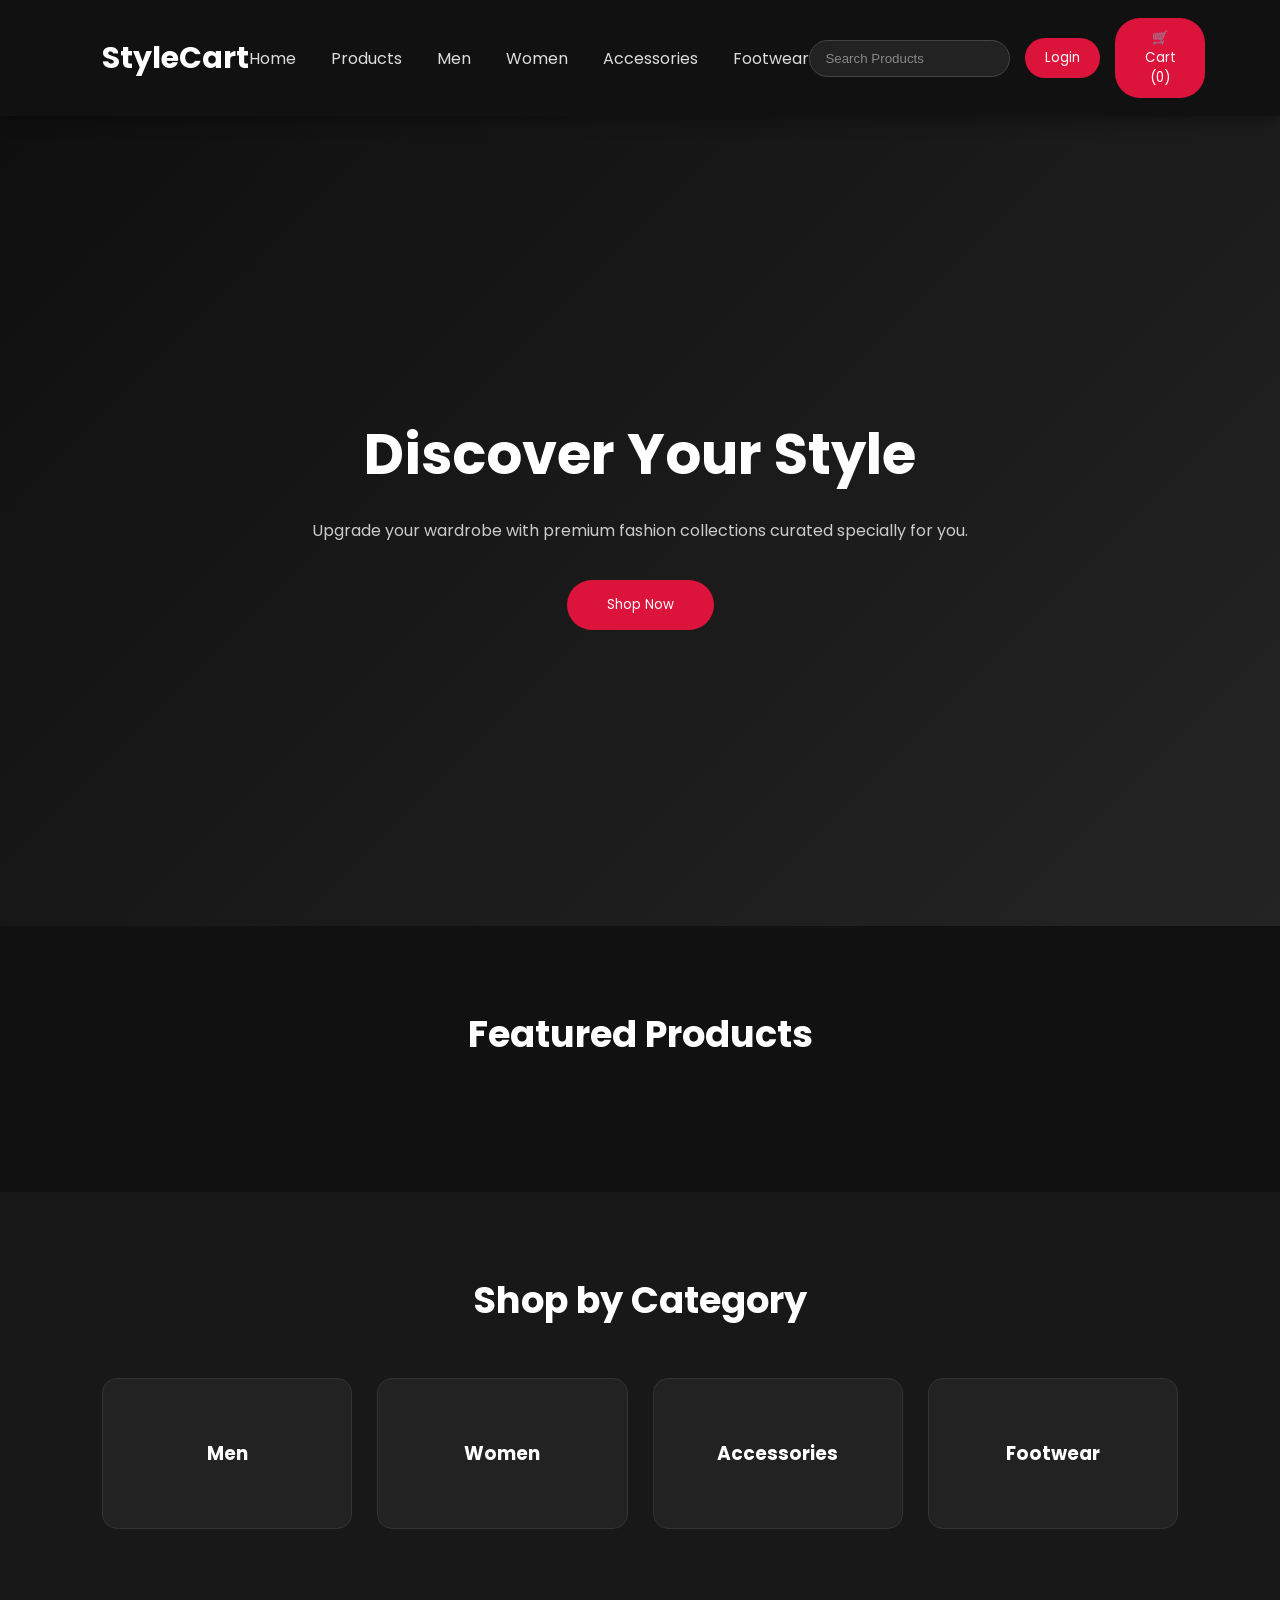
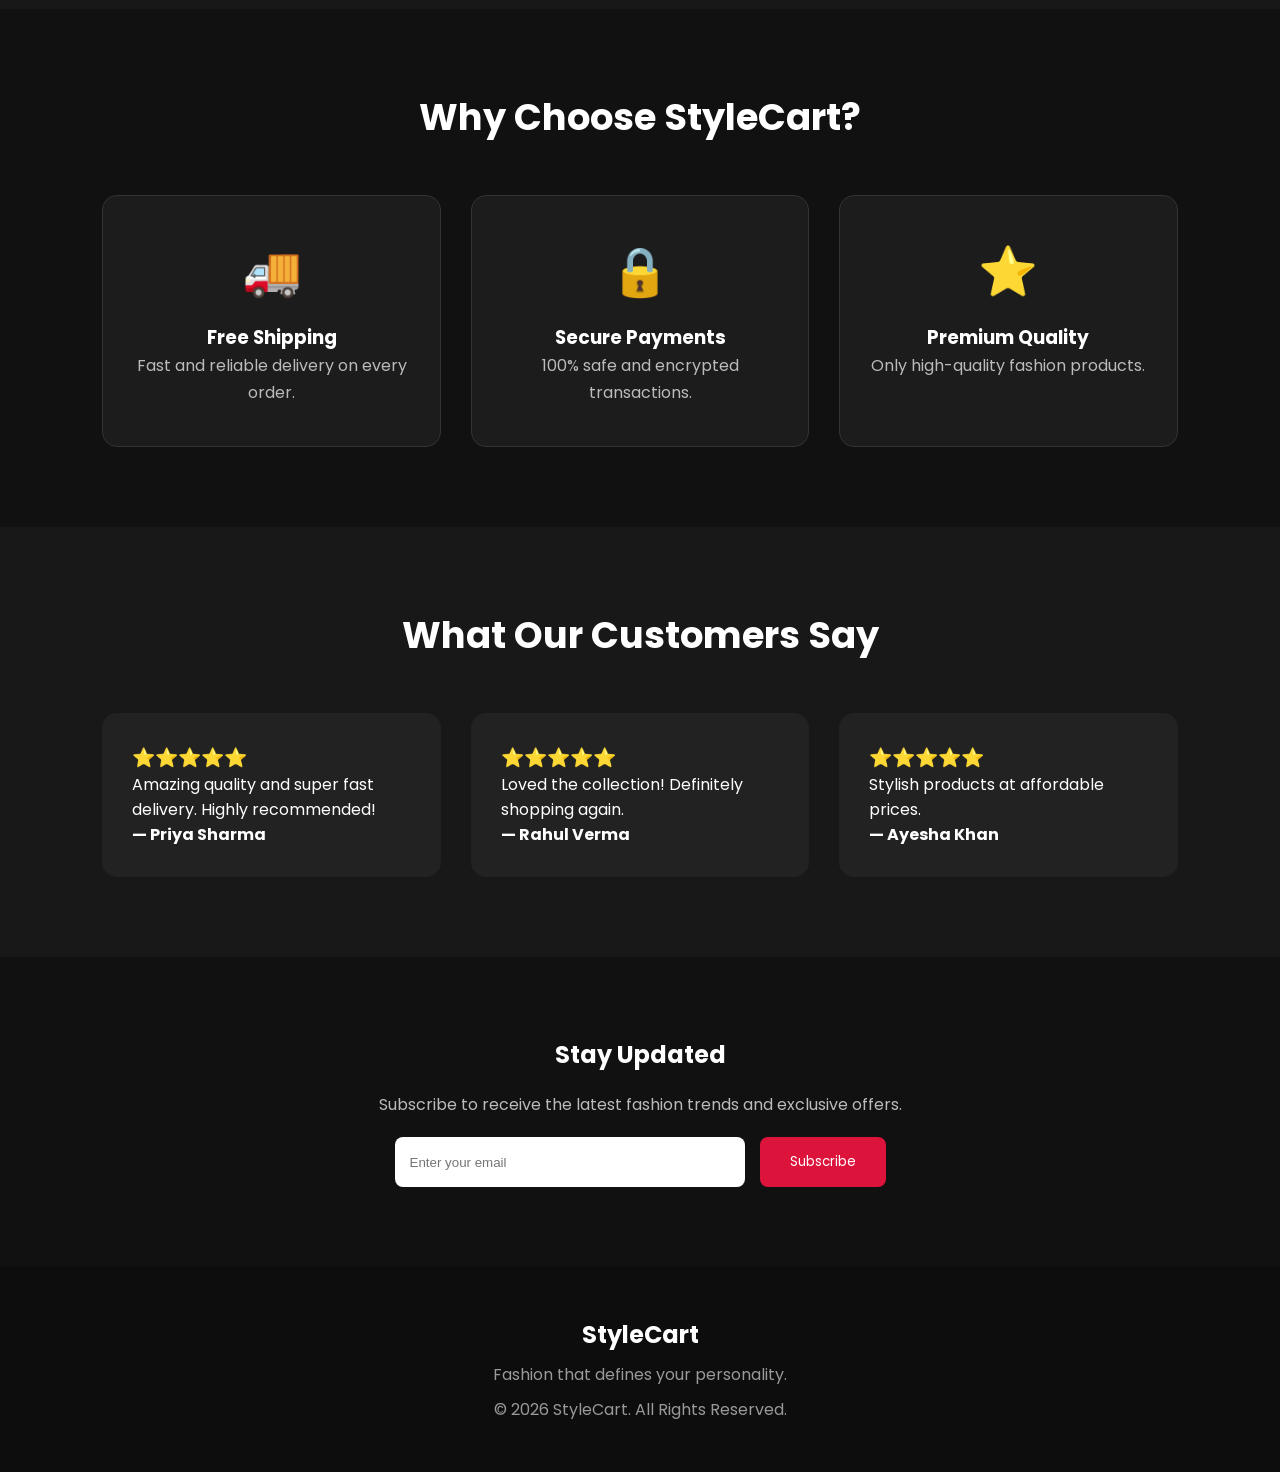
<file: client/index.html>
<!DOCTYPE html>
<html lang="en">

<head>
    <meta charset="UTF-8">
    <meta name="viewport" content="width=device-width, initial-scale=1.0">

    <title>StyleCart | Fashion Store</title>

    <link rel="stylesheet" href="css/style.css">

    <link rel="preconnect" href="https://fonts.googleapis.com">
    <link rel="preconnect" href="https://fonts.gstatic.com" crossorigin>

    <link href="https://fonts.googleapis.com/css2?family=Poppins:wght@300;400;500;600;700&display=swap"
        rel="stylesheet">
</head>

<body>

    <!-- ================= NAVBAR ================= -->

    <nav>

        <div class="logo">
            <h1>StyleCart</h1>
        </div>

        <ul class="nav-links">
            <li><a href="#">Home</a></li>
            <li><a href="pages/products.html">Products</a></li>
            <li><a href="#" onclick="filterCategory('Men'); return false;">Men</a></li>
<li><a href="#" onclick="filterCategory('Women'); return false;">Women</a></li>
<li><a href="#" onclick="filterCategory('Accessories'); return false;">Accessories</a></li>
<li><a href="#" onclick="filterCategory('Footwear'); return false;">Footwear</a></li>
        </ul>

        <div class="nav-right">

            <input
                type="text"
                id="searchInput"
                placeholder="Search Products">

            <div id="authArea">

                <a href="pages/login.html">

                <button class="login-btn">

                 Login

                </button>

                </a>

            </div> 

            <a href="pages/cart.html">
                <button id="cartButton">
                    🛒 Cart (0)
                </button>
            </a>

        </div>

    </nav>

    <!-- ================= HERO ================= -->

    <section class="hero">

        <div class="hero-content">

            <h2>
                Discover Your Style
            </h2>

            <p>
                Upgrade your wardrobe with premium fashion collections curated specially for you.
            </p>

            <button class="shop-btn">
                Shop Now
            </button>

        </div>

    </section>

    <!-- ================= PRODUCTS ================= -->

    <section class="products">

        <h2 class="section-title">
            Featured Products
        </h2>

        <div
            class="product-grid"
            id="productContainer">

        </div>

    </section>

    <!-- ================= CATEGORIES ================= -->

    <section class="categories">

        <h2 class="section-title">
            Shop by Category
        </h2>

        <div class="category-container">

    <div class="category-card" onclick="filterCategory('Men')">
        <h3>Men</h3>
    </div>

    <div class="category-card" onclick="filterCategory('Women')">
        <h3>Women</h3>
    </div>

    <div class="category-card" onclick="filterCategory('Accessories')">
        <h3>Accessories</h3>
    </div>

    <div class="category-card" onclick="filterCategory('Footwear')">
        <h3>Footwear</h3>
    </div>

</div>

    </section>

    <!-- ================= WHY CHOOSE STYLECART ================= -->

    <section class="features">

        <h2 class="section-title">
            Why Choose StyleCart?
        </h2>

        <div class="feature-container">

            <div class="feature-card">
                <h1>🚚</h1>
                <h3>Free Shipping</h3>
                <p>
                    Fast and reliable delivery on every order.
                </p>
            </div>

            <div class="feature-card">
                <h1>🔒</h1>
                <h3>Secure Payments</h3>
                <p>
                    100% safe and encrypted transactions.
                </p>
            </div>

            <div class="feature-card">
                <h1>⭐</h1>
                <h3>Premium Quality</h3>
                <p>
                    Only high-quality fashion products.
                </p>
            </div>

        </div>

    </section>

    <!-- ================= TESTIMONIALS ================= -->

    <section class="testimonials">

        <h2 class="section-title">
            What Our Customers Say
        </h2>

        <div class="testimonial-grid">

            <div class="testimonial">

                <h3>⭐⭐⭐⭐⭐</h3>

                <p>
                    Amazing quality and super fast delivery.
                    Highly recommended!
                </p>

                <h4>
                    — Priya Sharma
                </h4>

            </div>

            <div class="testimonial">

                <h3>⭐⭐⭐⭐⭐</h3>

                <p>
                    Loved the collection! Definitely shopping again.
                </p>

                <h4>
                    — Rahul Verma
                </h4>

            </div>

            <div class="testimonial">

                <h3>⭐⭐⭐⭐⭐</h3>

                <p>
                    Stylish products at affordable prices.
                </p>

                <h4>
                    — Ayesha Khan
                </h4>

            </div>

        </div>

    </section>

    <!-- ================= NEWSLETTER ================= -->

    <section class="newsletter">

        <h2>
            Stay Updated
        </h2>

        <p>
            Subscribe to receive the latest fashion trends and exclusive offers.
        </p>

        <div class="newsletter-box">

            <input
                type="email"
                placeholder="Enter your email">

            <button>
                Subscribe
            </button>

        </div>

    </section>
        <!-- ================= FOOTER ================= -->

    <footer>

        <h2>StyleCart</h2>

        <p>
            Fashion that defines your personality.
        </p>

        <p class="copyright">
            © 2026 StyleCart. All Rights Reserved.
        </p>

    </footer>

    <!-- ================= SCROLL TO TOP BUTTON ================= -->

    <button id="scrollTop">
        ↑
    </button>

    <!-- ================= JAVASCRIPT FILES ================= -->

    <script src="js/products.js"></script>

    <script src="js/cart.js"></script>

    <script src="js/wishlist.js"></script>

    <script src="js/search.js"></script>

    <script src="js/main.js"></script>

    <script src="js/auth.js"></script>

</body>

</html>
</file>
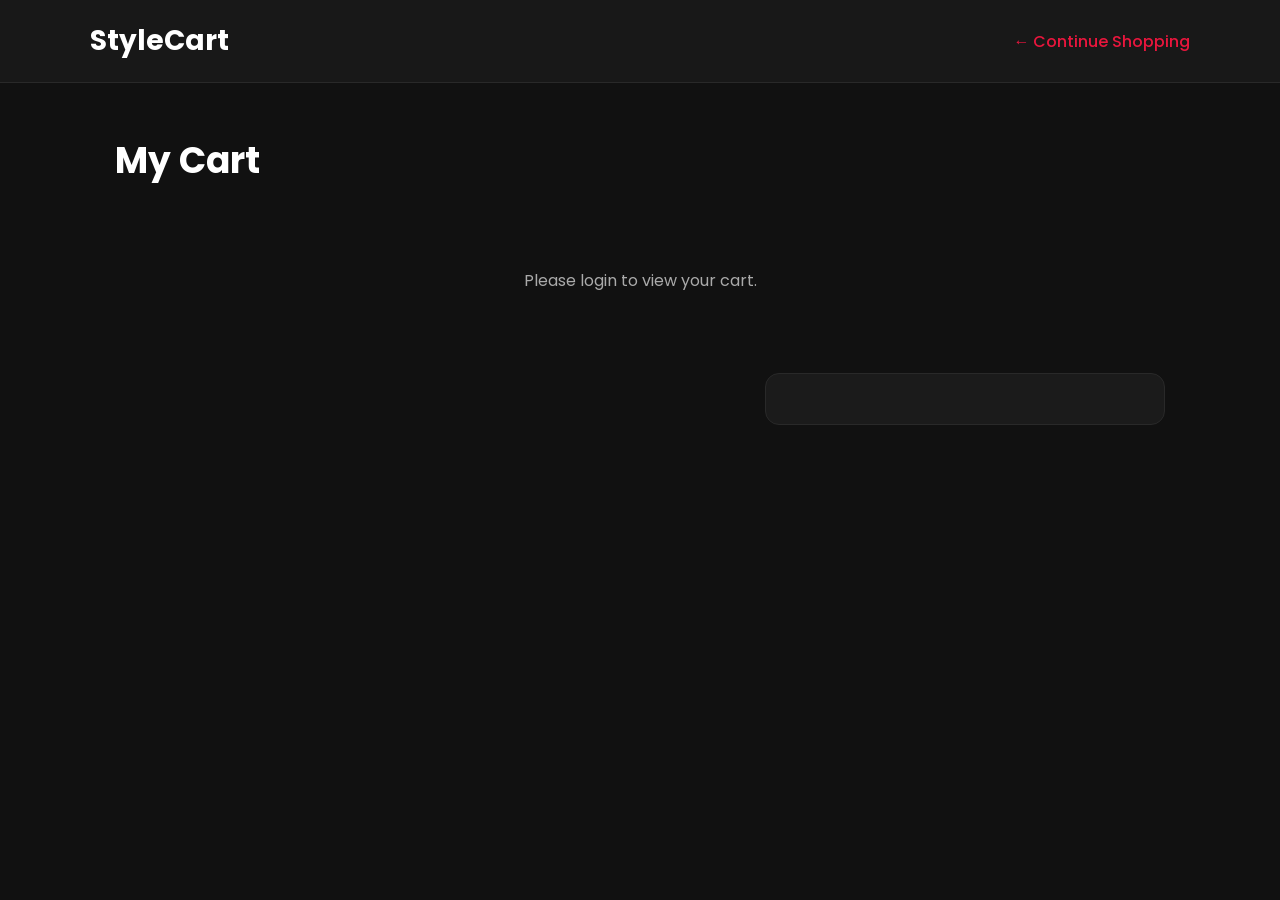
<file: client/pages/cart.html>
<!DOCTYPE html>
<html lang="en">

<head>
    <meta charset="UTF-8">
    <meta name="viewport" content="width=device-width, initial-scale=1.0">

    <title>My Cart | StyleCart</title>

    <link rel="stylesheet" href="../css/cart.css">

    <link rel="preconnect" href="https://fonts.googleapis.com">
    <link rel="preconnect" href="https://fonts.gstatic.com" crossorigin>

    <link
        href="https://fonts.googleapis.com/css2?family=Poppins:wght@300;400;500;600;700&display=swap"
        rel="stylesheet"
    >
</head>

<body>

    <nav class="cart-nav">

        <h2>StyleCart</h2>

        <a href="../index.html">
            ← Continue Shopping
        </a>

    </nav>

    <main class="cart-container">

        <h1>My Cart</h1>

        <div id="cartItems">
            <p class="loading">Loading cart...</p>
        </div>

        <div id="cartSummary" class="cart-summary"></div>

    </main>

    <script src="../js/cartPage.js"></script>

</body>

</html>
</file>
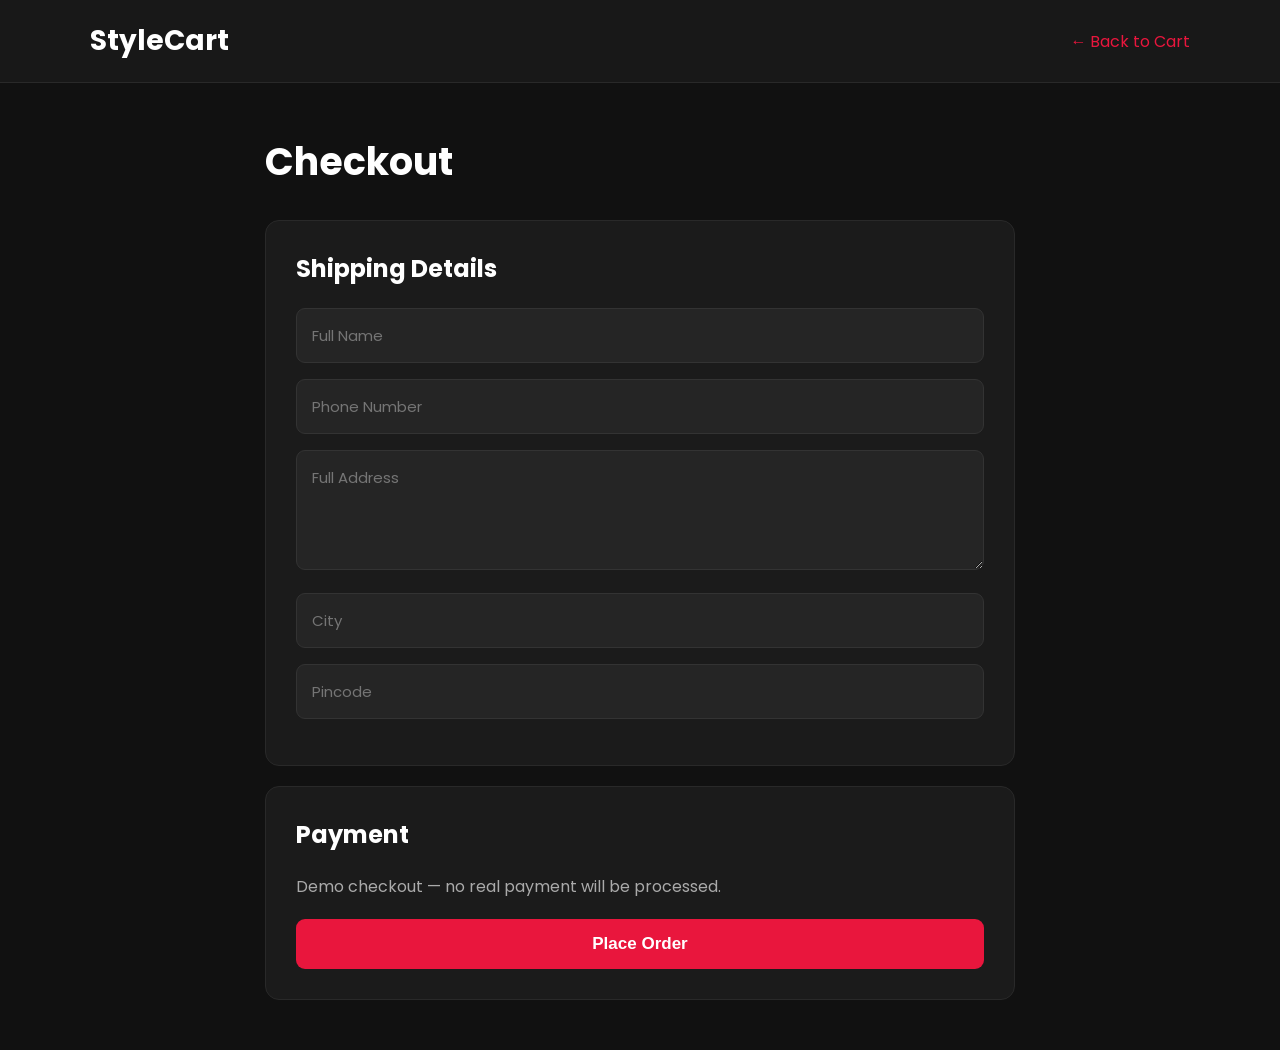
<file: client/pages/checkout.html>
<!DOCTYPE html>
<html lang="en">

<head>
    <meta charset="UTF-8">
    <meta name="viewport" content="width=device-width, initial-scale=1.0">

    <title>Checkout | StyleCart</title>

    <link rel="stylesheet" href="../css/checkout.css">

    <link rel="preconnect" href="https://fonts.googleapis.com">
    <link rel="preconnect" href="https://fonts.gstatic.com" crossorigin>

    <link
        href="https://fonts.googleapis.com/css2?family=Poppins:wght@300;400;500;600;700&display=swap"
        rel="stylesheet"
    >
</head>

<body>

    <nav class="checkout-nav">

        <h2>StyleCart</h2>

        <a href="cart.html">
            ← Back to Cart
        </a>

    </nav>

    <main class="checkout-container">

        <h1>Checkout</h1>

        <form id="checkoutForm">

            <div class="checkout-card">

                <h2>Shipping Details</h2>

                <input
                    type="text"
                    id="fullName"
                    placeholder="Full Name"
                    required
                >

                <input
                    type="tel"
                    id="phone"
                    placeholder="Phone Number"
                    required
                >

                <textarea
                    id="address"
                    placeholder="Full Address"
                    required
                ></textarea>

                <input
                    type="text"
                    id="city"
                    placeholder="City"
                    required
                >

                <input
                    type="text"
                    id="pincode"
                    placeholder="Pincode"
                    required
                >

            </div>

            <div class="checkout-card">

                <h2>Payment</h2>

                <p class="payment-note">
                    Demo checkout — no real payment will be processed.
                </p>

                <button type="submit" class="place-order">
                    Place Order
                </button>

            </div>

        </form>

        <div id="orderMessage"></div>

    </main>

    <script src="../js/checkout.js"></script>

</body>

</html>
</file>
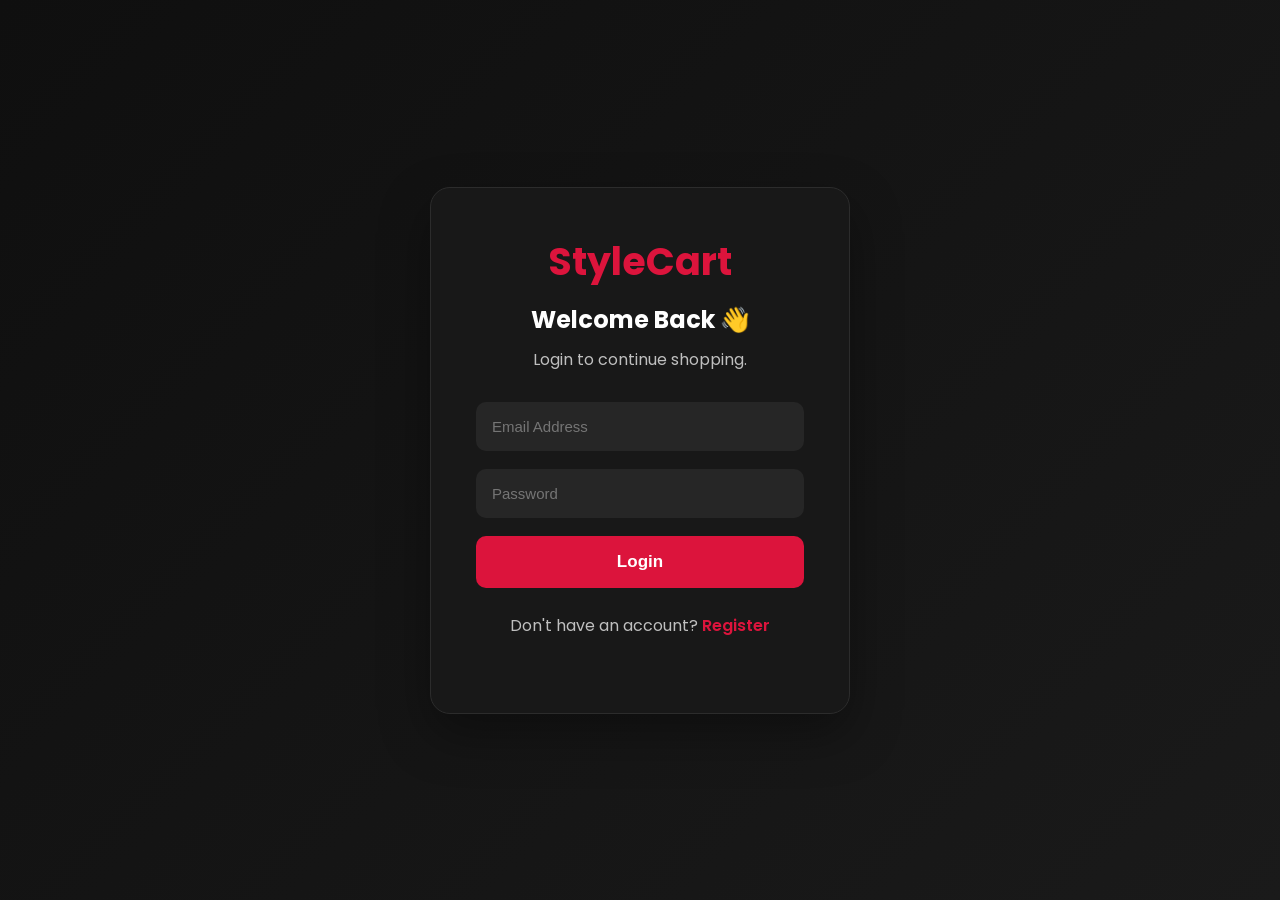
<file: client/pages/login.html>
<!DOCTYPE html>
<html lang="en">

<head>

    <meta charset="UTF-8">
    <meta name="viewport" content="width=device-width, initial-scale=1.0">

    <title>Login | StyleCart</title>

    <link rel="stylesheet" href="../css/auth.css">

    <link rel="preconnect" href="https://fonts.googleapis.com">

    <link rel="preconnect" href="https://fonts.gstatic.com" crossorigin>

    <link href="https://fonts.googleapis.com/css2?family=Poppins:wght@300;400;500;600;700&display=swap" rel="stylesheet">

</head>

<body>

<div class="auth-container">

    <div class="auth-card">

        <h1>StyleCart</h1>

        <h2>Welcome Back 👋</h2>

        <p>Login to continue shopping.</p>

        <form id="loginForm">

            <input
                type="email"
                id="email"
                placeholder="Email Address"
                required
            >

            <input
                type="password"
                id="password"
                placeholder="Password"
                required
            >

            <button type="submit">
                Login
            </button>

        </form>

        <p class="switch">

            Don't have an account?

            <a href="register.html">
                Register
            </a>

        </p>

    </div>

</div>

<script src="../js/login.js"></script>

</body>
</html>
</file>
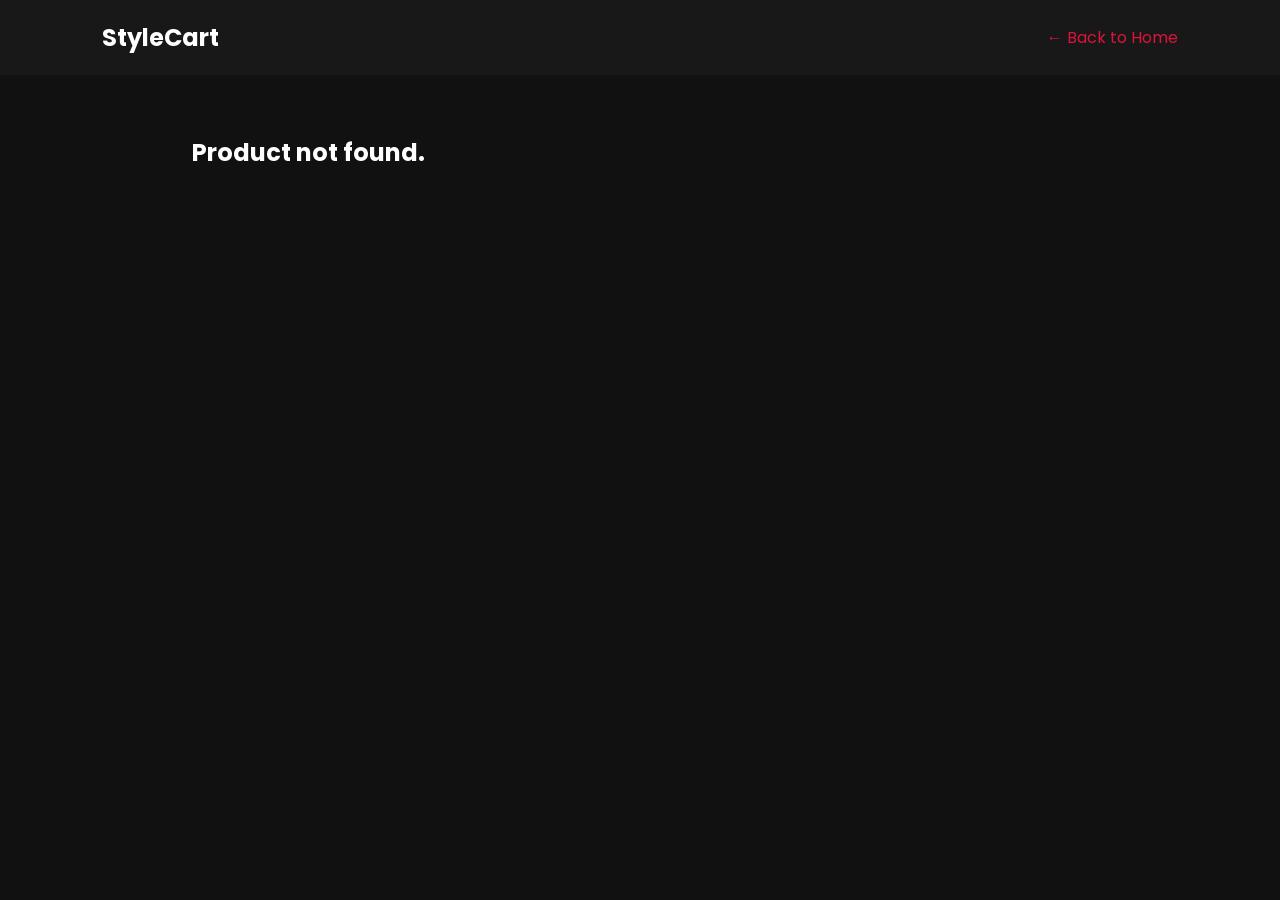
<file: client/pages/product.html>
<!DOCTYPE html>
<html lang="en">

<head>

    <meta charset="UTF-8">

    <meta name="viewport" content="width=device-width, initial-scale=1.0">

    <title>Product | StyleCart</title>

    <link rel="stylesheet" href="../css/product.css">

    <link href="https://fonts.googleapis.com/css2?family=Poppins:wght@300;400;500;600;700&display=swap" rel="stylesheet">

</head>

<body>

    <nav>

        <h2>StyleCart</h2>

        <a href="../index.html">← Back to Home</a>

    </nav>

    <div id="productDetails"></div>

    <script src="../js/productDetails.js"></script>

</body>

</html>
</file>
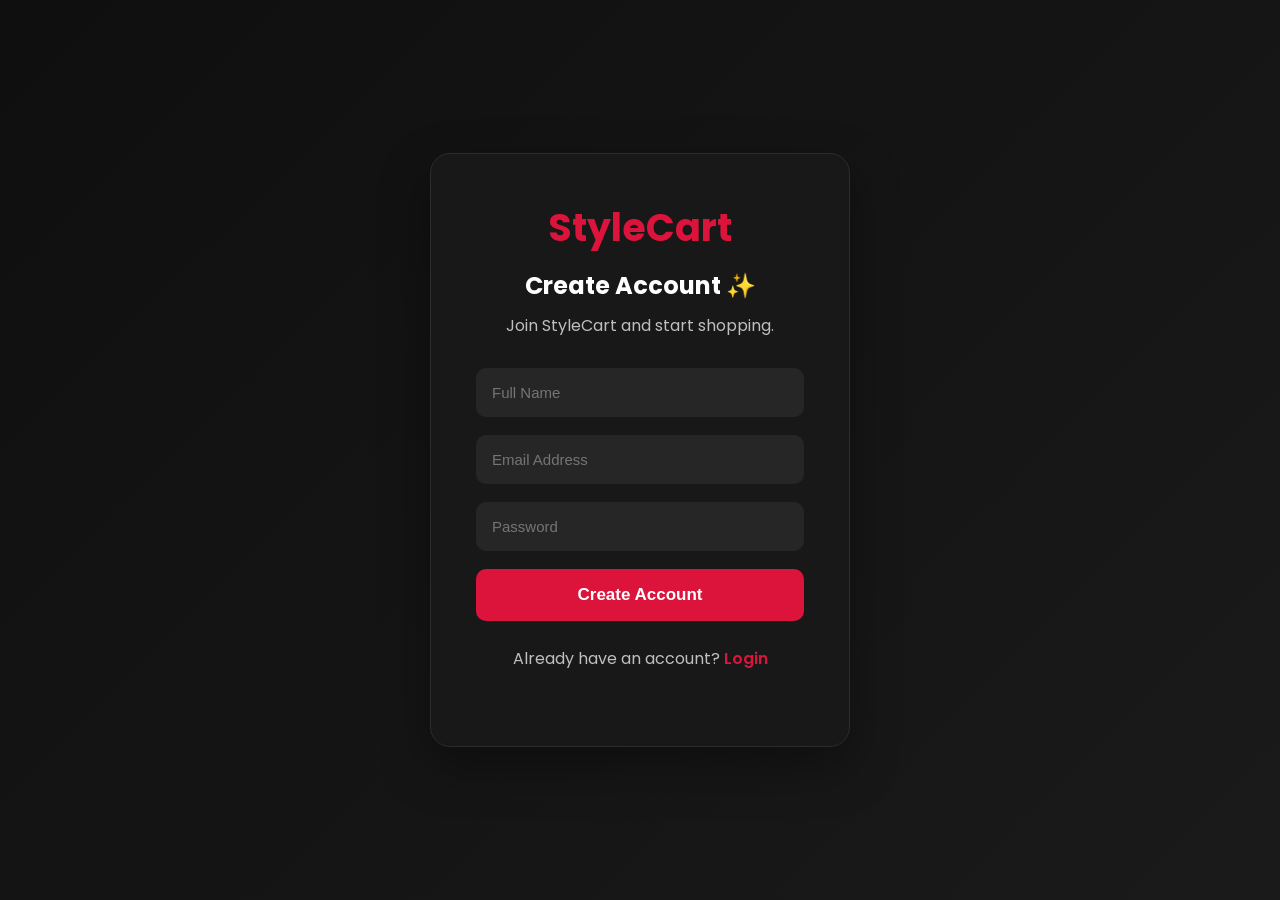
<file: client/pages/register.html>
<!DOCTYPE html>
<html lang="en">

<head>

    <meta charset="UTF-8">
    <meta name="viewport" content="width=device-width, initial-scale=1.0">

    <title>Register | StyleCart</title>

    <link rel="stylesheet" href="../css/auth.css">

    <link rel="preconnect" href="https://fonts.googleapis.com">

    <link rel="preconnect" href="https://fonts.gstatic.com" crossorigin>

    <link href="https://fonts.googleapis.com/css2?family=Poppins:wght@300;400;500;600;700&display=swap" rel="stylesheet">

</head>

<body>

<div class="auth-container">

    <div class="auth-card">

        <h1>StyleCart</h1>

        <h2>Create Account ✨</h2>

        <p>Join StyleCart and start shopping.</p>

        <form id="registerForm">

            <input
                type="text"
                id="name"
                placeholder="Full Name"
                required
            >

            <input
                type="email"
                id="email"
                placeholder="Email Address"
                required
            >

            <input
                type="password"
                id="password"
                placeholder="Password"
                required
            >

            <button type="submit">
                Create Account
            </button>

        </form>

        <p class="switch">

            Already have an account?

            <a href="login.html">
                Login
            </a>

        </p>

    </div>

</div>

<script src="../js/register.js"></script>

</body>
</html>
</file>
<file: client/css/style.css>
*{
    margin:0;
    padding:0;
    box-sizing:border-box;
}

html{
    scroll-behavior:smooth;
}

body{
    font-family:'Poppins',sans-serif;
    background:#111;
    color:#fff;
}

a{
    text-decoration:none;
    color:inherit;
}

button{
    font-family:'Poppins',sans-serif;
    cursor:pointer;
    transition:.3s;
}

/* NAVBAR */

nav{
    position:sticky;
    top:0;
    z-index:1000;
    display:flex;
    justify-content:space-between;
    align-items:center;
    padding:18px 8%;
    background:#111;
    box-shadow:0 4px 15px rgba(0,0,0,.35);
}

.logo h1{
    color:#fff;
    font-size:30px;
}

.nav-links{
    display:flex;
    list-style:none;
    gap:35px;
}

.nav-links a{
    color:#ddd;
    transition:.3s;
}

.nav-links a:hover{
    color:crimson;
}

.nav-right{
    display:flex;
    align-items:center;
    gap:15px;
}

.nav-right input{
    width:220px;
    padding:10px 15px;
    border-radius:25px;
    border:1px solid #444;
    background:#222;
    color:#fff;
}

.nav-right input::placeholder{
    color:#888;
}

.login-btn,
#cartButton{
    border:none;
    padding:10px 20px;
    border-radius:25px;
    background:crimson;
    color:#fff;
}

.login-btn:hover,
#cartButton:hover{
    transform:translateY(-2px);
}

/* HERO */

.hero{
    min-height:90vh;
    display:flex;
    justify-content:center;
    align-items:center;
    text-align:center;
    padding:0 20px;
    background:linear-gradient(135deg,#0f0f0f,#242424);
}

.hero-content{
    max-width:700px;
}

.hero h2{
    font-size:56px;
    margin-bottom:20px;
}

.hero p{
    color:#ccc;
    line-height:1.8;
    margin-bottom:35px;
}

.shop-btn{
    padding:15px 40px;
    border:none;
    border-radius:30px;
    background:crimson;
    color:#fff;
}

.shop-btn:hover{
    transform:translateY(-5px);
}

/* COMMON */

.section-title{
    text-align:center;
    font-size:2.3rem;
    margin-bottom:50px;
}

/* PRODUCTS */

.products{
    padding:80px 8%;
    background:#111;
}

#productContainer{
    display:grid;
    grid-template-columns:repeat(auto-fit,minmax(260px,1fr));
    gap:30px;
}

.card{
    position:relative;
    background:#1b1b1b;
    border-radius:16px;
    overflow:hidden;
    box-shadow:0 6px 18px rgba(255,0,0,.12);
    transition:.3s;
}

.card:hover{
    transform:translateY(-8px);
}

.card img{
    width:100%;
    height:300px;
    object-fit:cover;
}

.card h3{
    margin:15px;
}

.card p{
    margin:0 15px 15px;
    color:#ff6666;
    font-weight:bold;
}

.card button{
    width:calc(100% - 30px);
    margin:0 15px 20px;
    padding:12px;
    border:none;
    border-radius:8px;
    background:crimson;
    color:#fff;
}

.wishlist{
    position:absolute;
    top:15px;
    right:15px;
    width:40px;
    height:40px;
    border-radius:50%;
    display:flex;
    align-items:center;
    justify-content:center;
    background:rgba(0,0,0,.6);
}

.wishlist:hover{
    background:crimson;
}

/* CATEGORIES */

.categories{
    padding:80px 8%;
    background:#181818;
}

.category-container{
    display:grid;
    grid-template-columns:repeat(auto-fit,minmax(220px,1fr));
    gap:25px;
}

.category-card{
    background:#222;
    border:1px solid #333;
    border-radius:15px;
    padding:60px 20px;
    text-align:center;
    transition:.3s;
}

.category-card:hover{
    background:crimson;
    transform:translateY(-8px);
}

/* FEATURES */

.features{
    padding:80px 8%;
    background:#111;
}

.feature-container{
    display:grid;
    grid-template-columns:repeat(auto-fit,minmax(250px,1fr));
    gap:30px;
}

.feature-card{
    background:#1c1c1c;
    border:1px solid #333;
    border-radius:15px;
    text-align:center;
    padding:40px 25px;
    transition:.3s;
}

.feature-card:hover{
    transform:translateY(-8px);
}

.feature-card h1{font-size:3rem;margin-bottom:15px;}
.feature-card p{color:#bbb;line-height:1.7;}

/* TESTIMONIALS */

.testimonials{
    padding:80px 8%;
    background:#181818;
}

.testimonial-grid{
    display:grid;
    grid-template-columns:repeat(auto-fit,minmax(280px,1fr));
    gap:30px;
}

.testimonial{
    background:#222;
    padding:30px;
    border-radius:15px;
    transition:.3s;
}

.testimonial:hover{
    transform:translateY(-8px);
}

/* NEWSLETTER */

.newsletter{
    padding:80px 8%;
    text-align:center;
    background:#111;
}

.newsletter p{color:#bbb;margin:20px 0;}

.newsletter-box{
    display:flex;
    justify-content:center;
    gap:15px;
    flex-wrap:wrap;
}

.newsletter-box input{
    width:350px;
    max-width:90%;
    padding:15px;
    border:none;
    border-radius:8px;
}

.newsletter-box button{
    padding:15px 30px;
    border:none;
    border-radius:8px;
    background:crimson;
    color:#fff;
}

/* FOOTER */

footer{
    background:#0d0d0d;
    text-align:center;
    padding:50px 8%;
}

footer p{color:#999;margin-top:10px;}

#scrollTop{
    position:fixed;
    left:25px;
    bottom:25px;
    width:50px;
    height:50px;
    border:none;
    border-radius:50%;
    background:crimson;
    color:#fff;
    display:none;
}

.toast{
    position:fixed;
    bottom:25px;
    right:25px;
    background:#222;
    color:#fff;
    padding:15px 20px;
    border-radius:8px;
    opacity:0;
    transition:.3s;
}

.toast.show{opacity:1;}

::-webkit-scrollbar{width:10px;}
::-webkit-scrollbar-thumb{background:#555;border-radius:10px;}
::-webkit-scrollbar-thumb:hover{background:crimson;}

@media(max-width:768px){
    nav{
        flex-direction:column;
        gap:15px;
    }

    .nav-links{
        display:none;
    }

    .nav-right{
        flex-direction:column;
        width:100%;
    }

    .nav-right input{
        width:100%;
    }

    .hero h2{
        font-size:38px;
    }

    .newsletter-box{
        flex-direction:column;
        align-items:center;
    }

    .newsletter-box input,
    .newsletter-box button{
        width:100%;
        max-width:350px;
    }
}
</file>
<file: client/css/cart.css>
* {
    margin: 0;
    padding: 0;
    box-sizing: border-box;
}

body {
    font-family: "Poppins", sans-serif;
    background: #111;
    color: white;
    min-height: 100vh;
}

.cart-nav {
    display: flex;
    justify-content: space-between;
    align-items: center;
    padding: 20px 7%;
    background: #181818;
    border-bottom: 1px solid #292929;
}

.cart-nav h2 {
    font-size: 28px;
    color: white;
}

.cart-nav a {
    color: #e9163d;
    text-decoration: none;
    font-weight: 500;
}

.cart-container {
    max-width: 1100px;
    margin: 50px auto;
    padding: 0 25px;
}

.cart-container h1 {
    margin-bottom: 30px;
    font-size: 36px;
}

#cartItems {
    display: flex;
    flex-direction: column;
    gap: 20px;
}

.cart-item {
    display: flex;
    gap: 20px;
    align-items: center;
    background: #1b1b1b;
    padding: 20px;
    border-radius: 14px;
    border: 1px solid #292929;
}

.cart-item img {
    width: 120px;
    height: 120px;
    object-fit: cover;
    border-radius: 10px;
    background: #222;
}

.cart-info {
    flex: 1;
}

.cart-info h3 {
    margin-bottom: 8px;
    font-size: 20px;
}

.cart-price {
    color: #e9163d;
    font-weight: 600;
    margin-bottom: 8px;
}

.cart-quantity {
    color: #ccc;
}

.remove-btn {
    border: none;
    background: #e9163d;
    color: white;
    padding: 10px 16px;
    border-radius: 8px;
    cursor: pointer;
}

.remove-btn:hover {
    background: #ff3158;
}

.cart-summary {
    margin-top: 30px;
    margin-left: auto;
    max-width: 400px;
    background: #1b1b1b;
    padding: 25px;
    border-radius: 14px;
    border: 1px solid #292929;
}

.cart-total {
    font-size: 24px;
    font-weight: 600;
    margin-bottom: 20px;
}

.checkout-btn {
    width: 100%;
    padding: 14px;
    border: none;
    border-radius: 9px;
    background: #e9163d;
    color: white;
    font-size: 16px;
    font-weight: 600;
    cursor: pointer;
}

.checkout-btn:hover {
    background: #ff3158;
}

.loading,
.empty-cart {
    color: #aaa;
    text-align: center;
    padding: 50px 0;
}

@media (max-width: 700px) {

    .cart-item {
        flex-direction: column;
        align-items: flex-start;
    }

    .cart-item img {
        width: 100%;
        height: 220px;
    }

    .remove-btn {
        width: 100%;
    }

}
</file>
<file: client/css/checkout.css>
* {
    margin: 0;
    padding: 0;
    box-sizing: border-box;
}

body {
    font-family: "Poppins", sans-serif;
    background: #111;
    color: white;
    min-height: 100vh;
}

.checkout-nav {
    display: flex;
    justify-content: space-between;
    align-items: center;
    padding: 20px 7%;
    background: #181818;
    border-bottom: 1px solid #292929;
}

.checkout-nav h2 {
    font-size: 28px;
}

.checkout-nav a {
    color: #e9163d;
    text-decoration: none;
}

.checkout-container {
    max-width: 800px;
    margin: 50px auto;
    padding: 0 25px;
}

.checkout-container h1 {
    font-size: 38px;
    margin-bottom: 30px;
}

.checkout-card {
    background: #1b1b1b;
    border: 1px solid #292929;
    border-radius: 14px;
    padding: 30px;
    margin-bottom: 20px;
}

.checkout-card h2 {
    margin-bottom: 22px;
}

.checkout-card input,
.checkout-card textarea {
    width: 100%;
    padding: 15px;
    margin-bottom: 16px;
    border: 1px solid #333;
    border-radius: 9px;
    background: #252525;
    color: white;
    font-family: inherit;
    font-size: 15px;
    outline: none;
}

.checkout-card textarea {
    min-height: 120px;
    resize: vertical;
}

.checkout-card input:focus,
.checkout-card textarea:focus {
    border-color: #e9163d;
}

.payment-note {
    color: #aaa;
    margin-bottom: 20px;
}

.place-order {
    width: 100%;
    padding: 15px;
    border: none;
    border-radius: 9px;
    background: #e9163d;
    color: white;
    font-size: 17px;
    font-weight: 600;
    cursor: pointer;
}

.place-order:hover {
    background: #ff3158;
}

#orderMessage {
    text-align: center;
    margin-top: 25px;
    font-size: 18px;
}
</file>
<file: client/css/auth.css>
/* ===========================
   GLOBAL
=========================== */

*{
    margin:0;
    padding:0;
    box-sizing:border-box;
}

body{

    font-family:'Poppins',sans-serif;

    background:linear-gradient(135deg,#0f0f0f,#1a1a1a);

    min-height:100vh;

    display:flex;

    justify-content:center;

    align-items:center;

}

/* ===========================
   AUTH CARD
=========================== */

.auth-container{

    width:100%;

    display:flex;

    justify-content:center;

    align-items:center;

    padding:30px;

}

.auth-card{

    width:420px;

    background:#181818;

    border:1px solid #2c2c2c;

    border-radius:20px;

    padding:45px;

    box-shadow:0 20px 50px rgba(0,0,0,.35);

}

.auth-card h1{

    color:crimson;

    text-align:center;

    font-size:38px;

    margin-bottom:12px;

}

.auth-card h2{

    color:white;

    text-align:center;

    margin-bottom:10px;

}

.auth-card p{

    color:#bfbfbf;

    text-align:center;

    margin-bottom:30px;

}

/* ===========================
   INPUTS
=========================== */

.auth-card input{

    width:100%;

    padding:16px;

    margin-bottom:18px;

    border:none;

    outline:none;

    border-radius:10px;

    background:#262626;

    color:white;

    font-size:15px;

    transition:.3s;

}

.auth-card input:focus{

    border:1px solid crimson;

    box-shadow:0 0 15px rgba(220,20,60,.35);

}

/* ===========================
   BUTTON
=========================== */

.auth-card button{

    width:100%;

    padding:16px;

    border:none;

    border-radius:10px;

    background:crimson;

    color:white;

    font-size:17px;

    font-weight:600;

    cursor:pointer;

    transition:.3s;

}

.auth-card button:hover{

    background:#ff1744;

    transform:translateY(-3px);

}

/* ===========================
   LINKS
=========================== */

.switch{

    margin-top:25px;

    text-align:center;

    color:#bfbfbf;

}

.switch a{

    color:crimson;

    text-decoration:none;

    font-weight:600;

}

.switch a:hover{

    text-decoration:underline;

}

/* ===========================
   RESPONSIVE
=========================== */

@media(max-width:500px){

    .auth-card{

        width:100%;

        padding:30px;

    }

}
</file>
<file: client/css/product.css>
*{
    margin:0;
    padding:0;
    box-sizing:border-box;
    font-family:'Poppins',sans-serif;
}

body{
    background:#111;
    color:white;
}

nav{
    display:flex;
    justify-content:space-between;
    align-items:center;
    padding:20px 8%;
    background:#181818;
}

nav a{
    color:crimson;
    text-decoration:none;
}

#productDetails{

    max-width:1100px;

    margin:60px auto;

    display:grid;

    grid-template-columns:1fr 1fr;

    gap:60px;

    padding:0 8%;

}

#productDetails img{

    width:100%;

    border-radius:15px;

}

.info h1{

    font-size:42px;

    margin-bottom:20px;

}

.price{

    color:crimson;

    font-size:30px;

    margin-bottom:25px;

}

.desc{

    color:#cfcfcf;

    line-height:1.8;

    margin-bottom:30px;

}

button{

    background:crimson;

    color:white;

    border:none;

    padding:15px 30px;

    border-radius:10px;

    cursor:pointer;

    font-size:16px;

}

button:hover{

    background:#ff1744;

}

@media(max-width:768px){

    #productDetails{

        grid-template-columns:1fr;

    }

}
</file>
